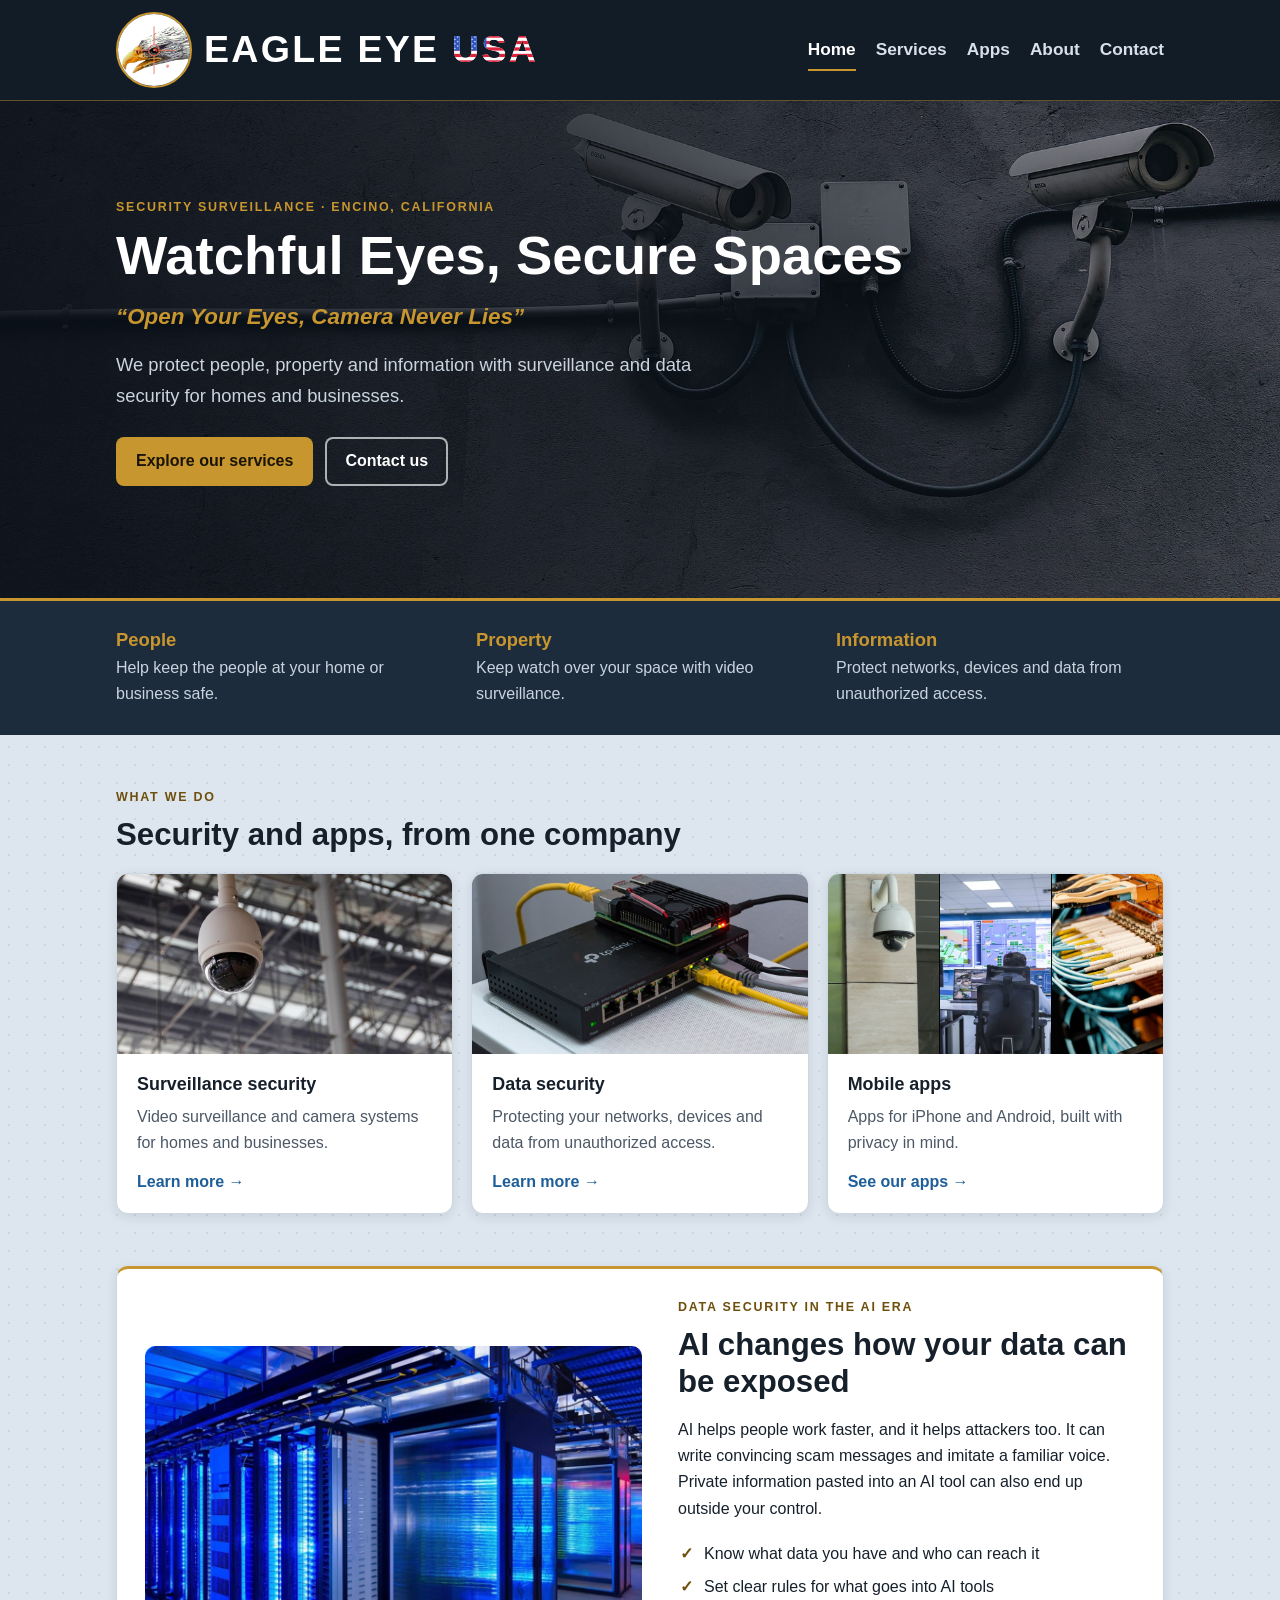
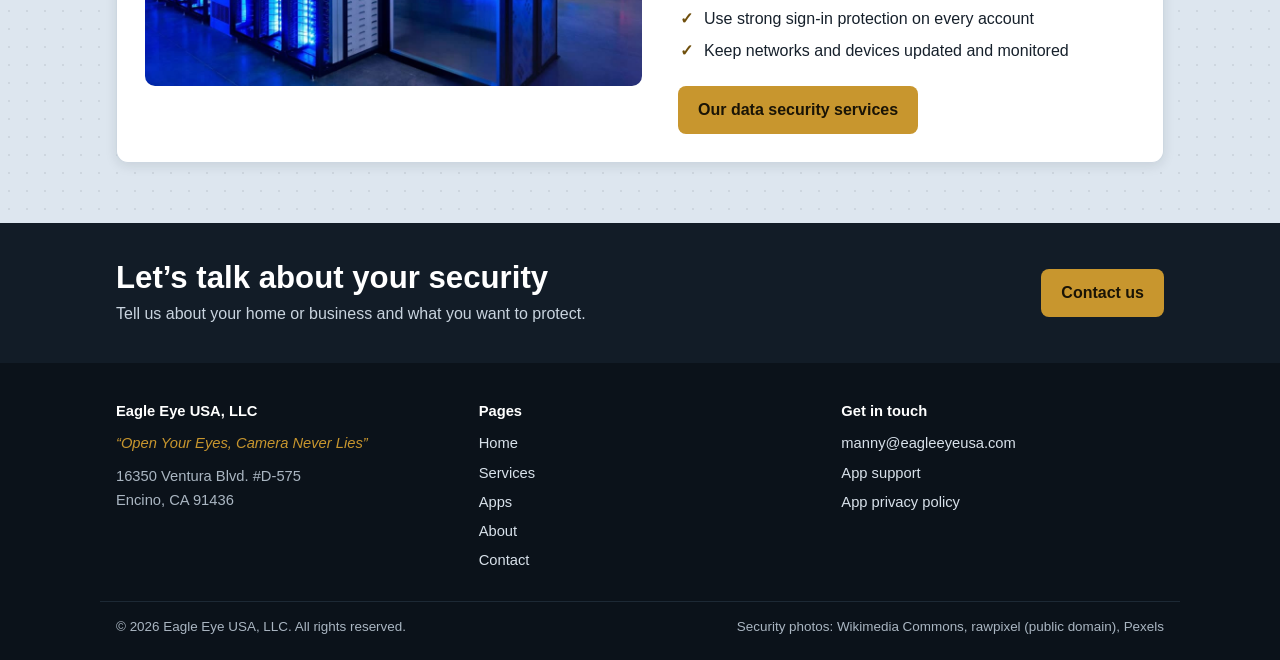
<file: index.html>
<!doctype html>
<html lang="en">
<head>
<meta charset="utf-8">
<meta name="viewport" content="width=device-width, initial-scale=1">
<title>Eagle Eye USA | Security Surveillance &amp; Mobile Apps</title>
<meta name="description" content="Eagle Eye USA, LLC: surveillance and data security for homes and businesses, plus mobile apps for iPhone and Android. Encino, California.">
<link rel="icon" href="img/logo.png">
<link rel="stylesheet" href="style.css?v=20261105c">
</head>
<body>
<header class="site-header">
  <div class="wrap bar">
    <a class="brand" href="./"><img class="logo" src="img/logo.png" alt="Eagle Eye USA logo" width="52" height="52"><span class="name">EAGLE EYE <span>USA</span></span></a>
    <nav aria-label="Main">
      <a href="./" aria-current="page">Home</a>
      <a href="services.html">Services</a>
      <a href="apps.html">Apps</a>
      <a href="about.html">About</a>
      <a href="contact.html">Contact</a>
    </nav>
  </div>
</header>

<section class="hero">
  <div class="wrap">
    <p class="eyebrow">Security surveillance · Encino, California</p>
    <h1>Watchful Eyes, Secure Spaces</h1>
    <p class="slogan">“Open Your Eyes, Camera Never Lies”</p>
    <p class="lede">We protect people, property and information with surveillance and data security for homes and businesses.</p>
    <div class="actions">
      <a class="button" href="services.html">Explore our services</a>
      <a class="button ghost" href="contact.html">Contact us</a>
    </div>
  </div>
</section>

<main>
  <section class="pillars">
    <div class="wrap pillar-grid">
      <div><h2>People</h2><p>Help keep the people at your home or business safe.</p></div>
      <div><h2>Property</h2><p>Keep watch over your space with video surveillance.</p></div>
      <div><h2>Information</h2><p>Protect networks, devices and data from unauthorized access.</p></div>
    </div>
  </section>

  <section class="wrap block">
    <p class="eyebrow">What we do</p>
    <h2>Security and apps, from one company</h2>
    <div class="tiles">
      <a class="tile" href="services.html#surveillance">
        <img class="crop-dome" src="img/surveillance.jpg" alt="White dome security camera hanging from the ceiling of a large building" width="960" height="640" loading="lazy">
        <h3>Surveillance security</h3>
        <p>Video surveillance and camera systems for homes and businesses.</p>
        <span class="more">Learn more</span>
      </a>
      <a class="tile" href="services.html#data">
        <img class="crop-network" src="img/logical.jpg" alt="Network switch with cables connected" width="960" height="638" loading="lazy">
        <h3>Data security</h3>
        <p>Protecting your networks, devices and data from unauthorized access.</p>
        <span class="more">Learn more</span>
      </a>
      <a class="tile" href="apps.html">
        <img src="img/mobile-tech.jpg" alt="A dome security camera, a monitoring control room, and network equipment with fiber cables" width="960" height="548" loading="lazy">
        <h3>Mobile apps</h3>
        <p>Apps for iPhone and Android, built with privacy in mind.</p>
        <span class="more">See our apps</span>
      </a>
    </div>
  </section>

  <section class="wrap block">
    <div class="feature">
      <img class="feature-photo" src="img/ai-data.jpg" alt="Rows of server cabinets lit in blue inside a data center" width="1280" height="720" loading="lazy">
      <div>
        <p class="eyebrow">Data security in the AI era</p>
        <h2>AI changes how your data can be exposed</h2>
        <p>AI helps people work faster, and it helps attackers too. It can write convincing scam messages and imitate a familiar voice. Private information pasted into an AI tool can also end up outside your control.</p>
        <ul class="checks">
          <li>Know what data you have and who can reach it</li>
          <li>Set clear rules for what goes into AI tools</li>
          <li>Use strong sign-in protection on every account</li>
          <li>Keep networks and devices updated and monitored</li>
        </ul>
        <p class="feature-action"><a class="button" href="services.html#data">Our data security services</a></p>
      </div>
    </div>
  </section>

  <section class="cta">
    <div class="wrap cta-inner">
      <div>
        <h2>Let’s talk about your security</h2>
        <p>Tell us about your home or business and what you want to protect.</p>
      </div>
      <a class="button" href="contact.html">Contact us</a>
    </div>
  </section>
</main>

<footer>
  <div class="wrap footer-grid">
    <div>
      <p class="footer-name">Eagle Eye USA, LLC</p>
      <p class="footer-slogan">“Open Your Eyes, Camera Never Lies”</p>
      <p>16350 Ventura Blvd. #D-575<br>Encino, CA 91436</p>
    </div>
    <div>
      <p class="footer-title">Pages</p>
      <div class="footer-links">
        <a href="./">Home</a>
        <a href="services.html">Services</a>
        <a href="apps.html">Apps</a>
        <a href="about.html">About</a>
        <a href="contact.html">Contact</a>
      </div>
    </div>
    <div>
      <p class="footer-title">Get in touch</p>
      <div class="footer-links">
        <a href="mailto:manny@eagleeyeusa.com">manny@eagleeyeusa.com</a>
        <a href="https://apps.eagleeyeusa.com/support.html">App support</a>
        <a href="https://apps.eagleeyeusa.com/privacy.html">App privacy policy</a>
      </div>
    </div>
  </div>
  <div class="wrap footer-base">
    <span>© 2026 Eagle Eye USA, LLC. All rights reserved.</span>
    <span>Security photos: Wikimedia Commons, rawpixel (public domain), Pexels</span>
  </div>
</footer>
</body>
</html>
</file>
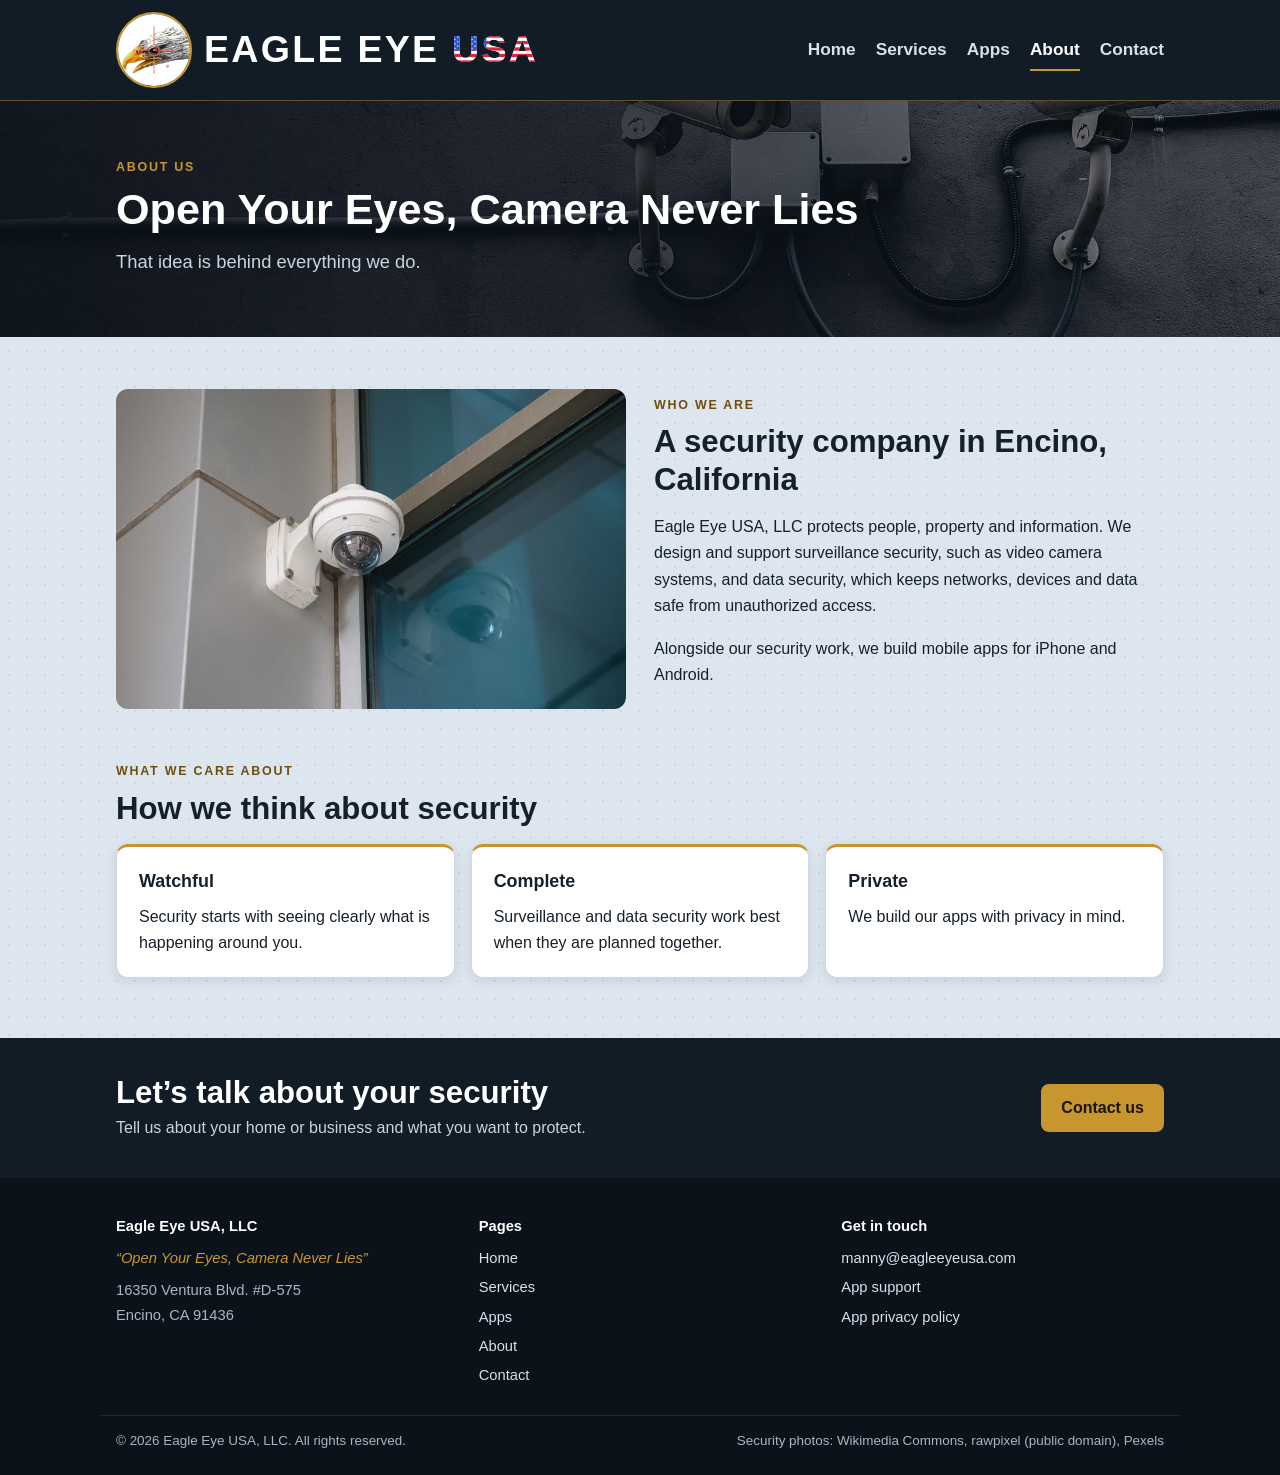
<file: about.html>
<!doctype html>
<html lang="en">
<head>
<meta charset="utf-8">
<meta name="viewport" content="width=device-width, initial-scale=1">
<title>About | Eagle Eye USA</title>
<meta name="description" content="Eagle Eye USA, LLC is a security company in Encino, California that protects people, property and information.">
<link rel="icon" href="img/logo.png">
<link rel="stylesheet" href="style.css?v=20261105c">
</head>
<body>
<header class="site-header">
  <div class="wrap bar">
    <a class="brand" href="./"><img class="logo" src="img/logo.png" alt="Eagle Eye USA logo" width="52" height="52"><span class="name">EAGLE EYE <span>USA</span></span></a>
    <nav aria-label="Main">
      <a href="./">Home</a>
      <a href="services.html">Services</a>
      <a href="apps.html">Apps</a>
      <a href="about.html" aria-current="page">About</a>
      <a href="contact.html">Contact</a>
    </nav>
  </div>
</header>

<section class="banner">
  <div class="wrap">
    <p class="eyebrow">About us</p>
    <h1>Open Your Eyes, Camera Never Lies</h1>
    <p class="lede">That idea is behind everything we do.</p>
  </div>
</section>

<main>
  <section class="wrap block">
    <div class="split">
      <img src="img/about.jpg" alt="White dome security camera on the corner of a modern glass building" width="960" height="640" loading="lazy">
      <div>
        <p class="eyebrow">Who we are</p>
        <h2>A security company in Encino, California</h2>
        <p>Eagle Eye USA, LLC protects people, property and information. We design and support surveillance security, such as video camera systems, and data security, which keeps networks, devices and data safe from unauthorized access.</p>
        <p>Alongside our security work, we build mobile apps for iPhone and Android.</p>
      </div>
    </div>
  </section>

  <section class="wrap block">
    <p class="eyebrow">What we care about</p>
    <h2>How we think about security</h2>
    <div class="soon-grid three">
      <div class="card"><h3>Watchful</h3><p>Security starts with seeing clearly what is happening around you.</p></div>
      <div class="card"><h3>Complete</h3><p>Surveillance and data security work best when they are planned together.</p></div>
      <div class="card"><h3>Private</h3><p>We build our apps with privacy in mind.</p></div>
    </div>
  </section>

  <section class="cta">
    <div class="wrap cta-inner">
      <div>
        <h2>Let’s talk about your security</h2>
        <p>Tell us about your home or business and what you want to protect.</p>
      </div>
      <a class="button" href="contact.html">Contact us</a>
    </div>
  </section>
</main>

<footer>
  <div class="wrap footer-grid">
    <div>
      <p class="footer-name">Eagle Eye USA, LLC</p>
      <p class="footer-slogan">“Open Your Eyes, Camera Never Lies”</p>
      <p>16350 Ventura Blvd. #D-575<br>Encino, CA 91436</p>
    </div>
    <div>
      <p class="footer-title">Pages</p>
      <div class="footer-links">
        <a href="./">Home</a>
        <a href="services.html">Services</a>
        <a href="apps.html">Apps</a>
        <a href="about.html">About</a>
        <a href="contact.html">Contact</a>
      </div>
    </div>
    <div>
      <p class="footer-title">Get in touch</p>
      <div class="footer-links">
        <a href="mailto:manny@eagleeyeusa.com">manny@eagleeyeusa.com</a>
        <a href="https://apps.eagleeyeusa.com/support.html">App support</a>
        <a href="https://apps.eagleeyeusa.com/privacy.html">App privacy policy</a>
      </div>
    </div>
  </div>
  <div class="wrap footer-base">
    <span>© 2026 Eagle Eye USA, LLC. All rights reserved.</span>
    <span>Security photos: Wikimedia Commons, rawpixel (public domain), Pexels</span>
  </div>
</footer>
</body>
</html>
</file>
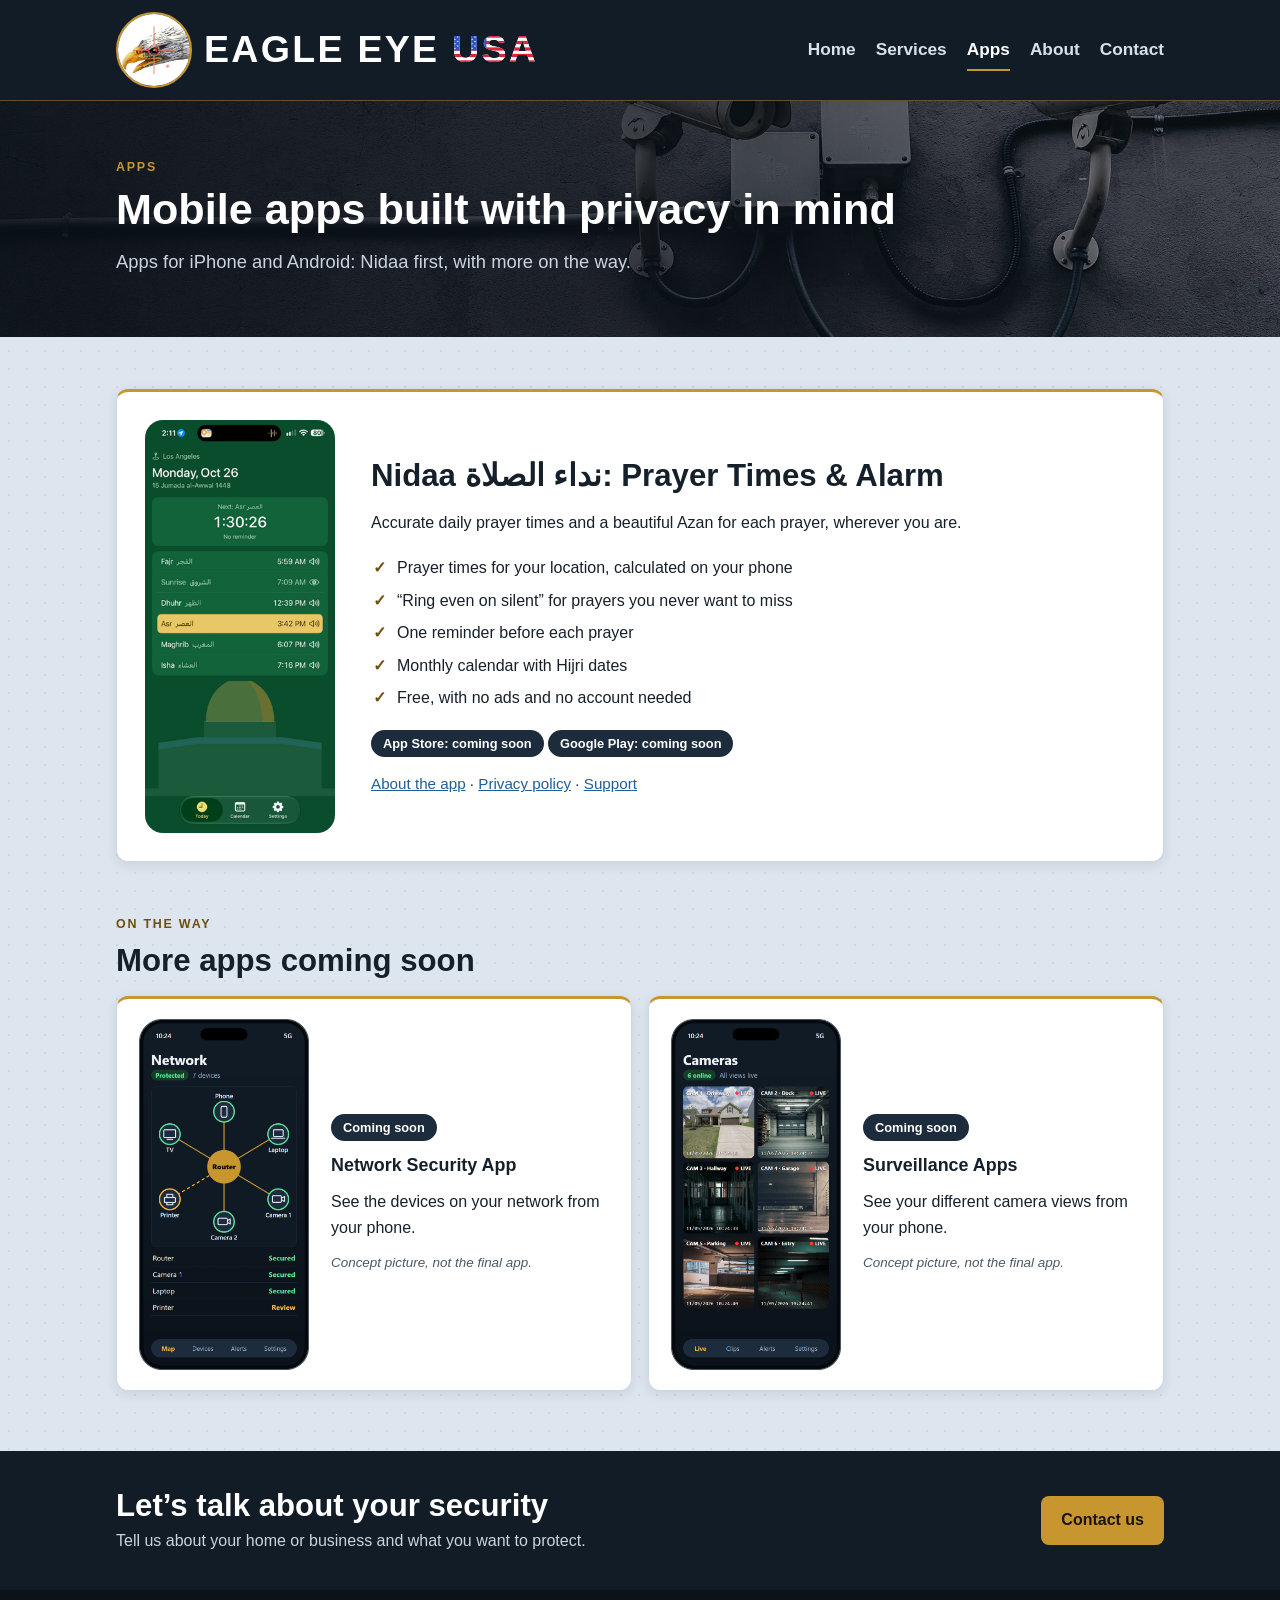
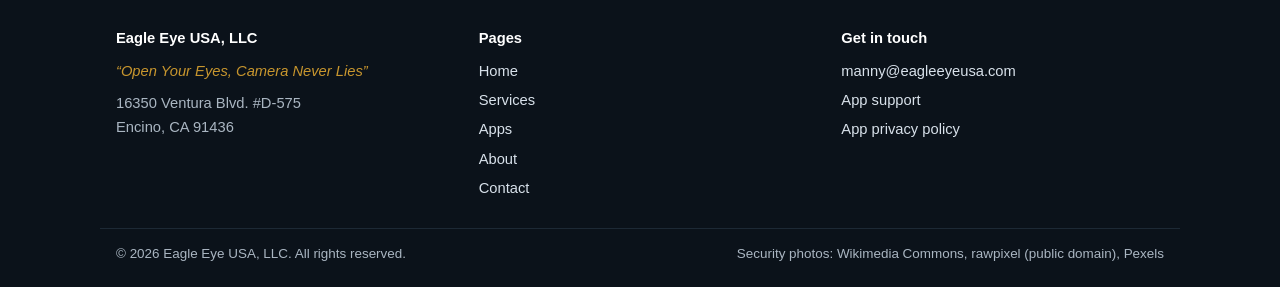
<file: apps.html>
<!doctype html>
<html lang="en">
<head>
<meta charset="utf-8">
<meta name="viewport" content="width=device-width, initial-scale=1">
<title>Apps | Eagle Eye USA</title>
<meta name="description" content="Mobile apps from Eagle Eye USA, LLC: the Nidaa prayer times app, with Network Security and Surveillance apps coming soon.">
<link rel="icon" href="img/logo.png">
<link rel="stylesheet" href="style.css?v=20261105c">
</head>
<body>
<header class="site-header">
  <div class="wrap bar">
    <a class="brand" href="./"><img class="logo" src="img/logo.png" alt="Eagle Eye USA logo" width="52" height="52"><span class="name">EAGLE EYE <span>USA</span></span></a>
    <nav aria-label="Main">
      <a href="./">Home</a>
      <a href="services.html">Services</a>
      <a href="apps.html" aria-current="page">Apps</a>
      <a href="about.html">About</a>
      <a href="contact.html">Contact</a>
    </nav>
  </div>
</header>

<section class="banner">
  <div class="wrap">
    <p class="eyebrow">Apps</p>
    <h1>Mobile apps built with privacy in mind</h1>
    <p class="lede">Apps for iPhone and Android: Nidaa first, with more on the way.</p>
  </div>
</section>

<main>
  <section class="wrap block">
    <div class="feature">
      <img class="phone" src="img/azan-app.png" alt="The Nidaa app's Today screen with prayer times" width="295" height="640" loading="lazy">
      <div>
        <h2>Nidaa <span lang="ar" dir="rtl">نداء الصلاة</span>: Prayer Times &amp; Alarm</h2>
        <p>Accurate daily prayer times and a beautiful Azan for each prayer, wherever you are.</p>
        <ul class="checks">
          <li>Prayer times for your location, calculated on your phone</li>
          <li>“Ring even on silent” for prayers you never want to miss</li>
          <li>One reminder before each prayer</li>
          <li>Monthly calendar with Hijri dates</li>
          <li>Free, with no ads and no account needed</li>
        </ul>
        <p class="badges"><span class="badge">App Store: coming soon</span> <span class="badge">Google Play: coming soon</span></p>
        <p class="links"><a href="https://apps.eagleeyeusa.com">About the app</a> · <a href="https://apps.eagleeyeusa.com/privacy.html">Privacy policy</a> · <a href="https://apps.eagleeyeusa.com/support.html">Support</a></p>
      </div>
    </div>
  </section>

  <section class="wrap block">
    <p class="eyebrow">On the way</p>
    <h2>More apps coming soon</h2>
    <div class="soon-grid">
      <div class="card app-soon">
        <img src="img/app-network.png" alt="A phone showing a map of the devices on a network" width="620" height="1280" loading="lazy">
        <div><span class="badge">Coming soon</span><h3>Network Security App</h3><p>See the devices on your network from your phone.</p><p class="concept">Concept picture, not the final app.</p></div>
      </div>
      <div class="card app-soon">
        <img src="img/app-surveillance.png" alt="A phone showing six different security camera views" width="620" height="1280" loading="lazy">
        <div><span class="badge">Coming soon</span><h3>Surveillance Apps</h3><p>See your different camera views from your phone.</p><p class="concept">Concept picture, not the final app.</p></div>
      </div>
    </div>
  </section>

  <section class="cta">
    <div class="wrap cta-inner">
      <div>
        <h2>Let’s talk about your security</h2>
        <p>Tell us about your home or business and what you want to protect.</p>
      </div>
      <a class="button" href="contact.html">Contact us</a>
    </div>
  </section>
</main>

<footer>
  <div class="wrap footer-grid">
    <div>
      <p class="footer-name">Eagle Eye USA, LLC</p>
      <p class="footer-slogan">“Open Your Eyes, Camera Never Lies”</p>
      <p>16350 Ventura Blvd. #D-575<br>Encino, CA 91436</p>
    </div>
    <div>
      <p class="footer-title">Pages</p>
      <div class="footer-links">
        <a href="./">Home</a>
        <a href="services.html">Services</a>
        <a href="apps.html">Apps</a>
        <a href="about.html">About</a>
        <a href="contact.html">Contact</a>
      </div>
    </div>
    <div>
      <p class="footer-title">Get in touch</p>
      <div class="footer-links">
        <a href="mailto:manny@eagleeyeusa.com">manny@eagleeyeusa.com</a>
        <a href="https://apps.eagleeyeusa.com/support.html">App support</a>
        <a href="https://apps.eagleeyeusa.com/privacy.html">App privacy policy</a>
      </div>
    </div>
  </div>
  <div class="wrap footer-base">
    <span>© 2026 Eagle Eye USA, LLC. All rights reserved.</span>
    <span>Security photos: Wikimedia Commons, rawpixel (public domain), Pexels</span>
  </div>
</footer>
</body>
</html>
</file>
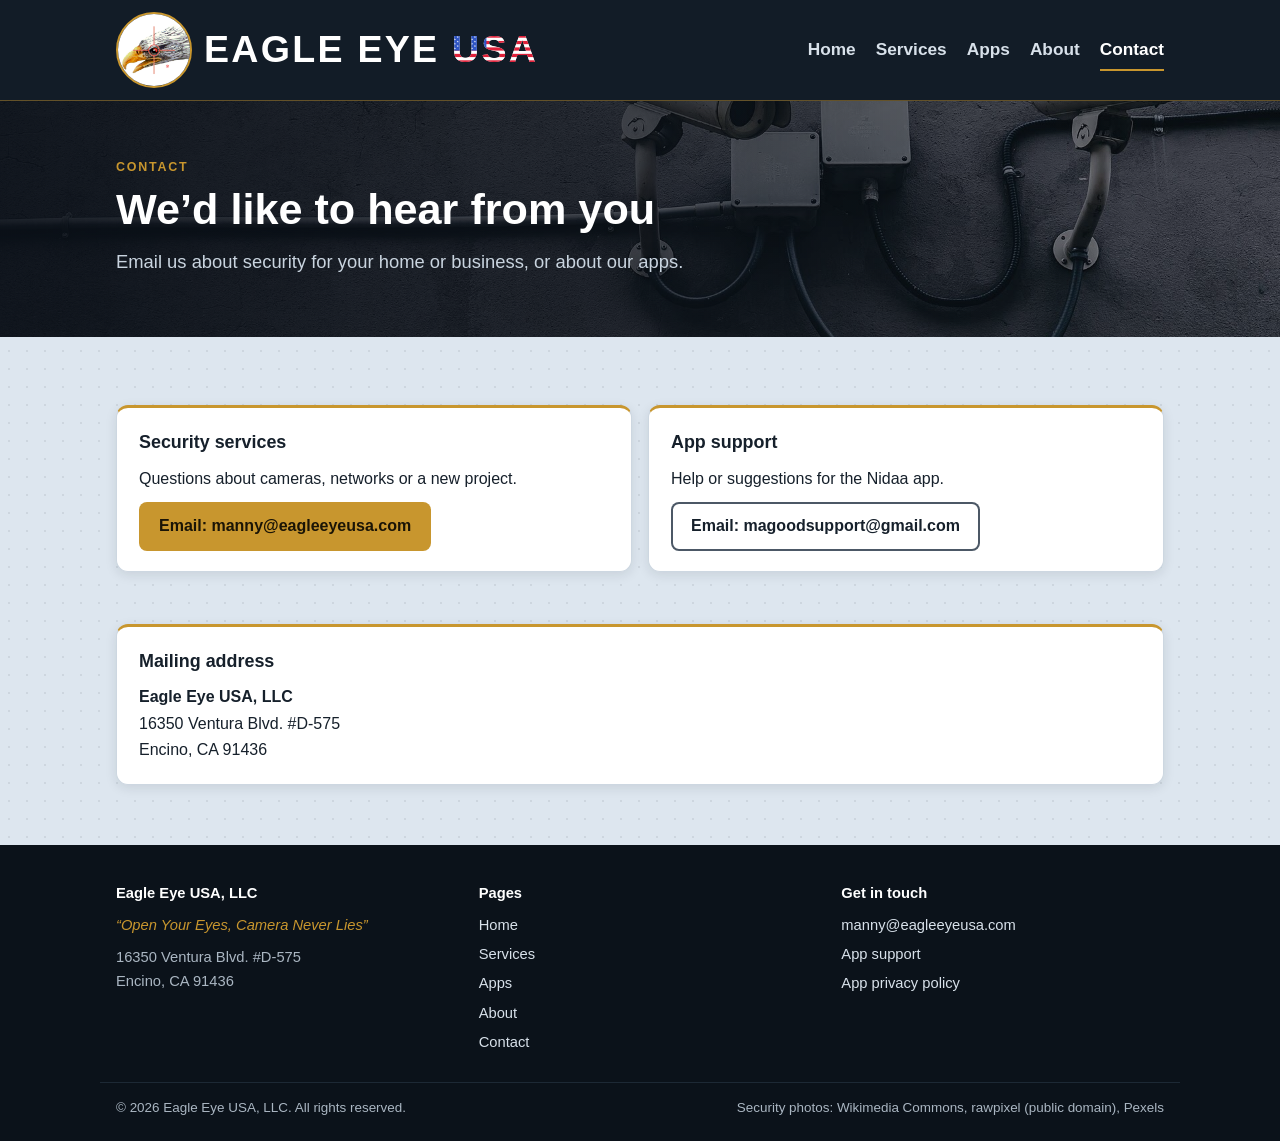
<file: contact.html>
<!doctype html>
<html lang="en">
<head>
<meta charset="utf-8">
<meta name="viewport" content="width=device-width, initial-scale=1">
<title>Contact | Eagle Eye USA</title>
<meta name="description" content="Contact Eagle Eye USA, LLC in Encino, California.">
<link rel="icon" href="img/logo.png">
<link rel="stylesheet" href="style.css?v=20261105c">
</head>
<body>
<header class="site-header">
  <div class="wrap bar">
    <a class="brand" href="./"><img class="logo" src="img/logo.png" alt="Eagle Eye USA logo" width="52" height="52"><span class="name">EAGLE EYE <span>USA</span></span></a>
    <nav aria-label="Main">
      <a href="./">Home</a>
      <a href="services.html">Services</a>
      <a href="apps.html">Apps</a>
      <a href="about.html">About</a>
      <a href="contact.html" aria-current="page">Contact</a>
    </nav>
  </div>
</header>

<section class="banner">
  <div class="wrap">
    <p class="eyebrow">Contact</p>
    <h1>We’d like to hear from you</h1>
    <p class="lede">Email us about security for your home or business, or about our apps.</p>
  </div>
</section>

<main>
  <section class="wrap block">
    <div class="soon-grid">
      <div class="card">
        <h3>Security services</h3>
        <p>Questions about cameras, networks or a new project.</p>
        <p><a class="button" href="mailto:manny@eagleeyeusa.com">Email: manny@eagleeyeusa.com</a></p>
      </div>
      <div class="card">
        <h3>App support</h3>
        <p>Help or suggestions for the Nidaa app.</p>
        <p><a class="button ghost-dark" href="mailto:magoodsupport@gmail.com">Email: magoodsupport@gmail.com</a></p>
      </div>
    </div>
  </section>

  <section class="wrap block">
    <div class="card">
      <h3>Mailing address</h3>
      <p><strong>Eagle Eye USA, LLC</strong><br>16350 Ventura Blvd. #D-575<br>Encino, CA 91436</p>
    </div>
  </section>
</main>

<footer>
  <div class="wrap footer-grid">
    <div>
      <p class="footer-name">Eagle Eye USA, LLC</p>
      <p class="footer-slogan">“Open Your Eyes, Camera Never Lies”</p>
      <p>16350 Ventura Blvd. #D-575<br>Encino, CA 91436</p>
    </div>
    <div>
      <p class="footer-title">Pages</p>
      <div class="footer-links">
        <a href="./">Home</a>
        <a href="services.html">Services</a>
        <a href="apps.html">Apps</a>
        <a href="about.html">About</a>
        <a href="contact.html">Contact</a>
      </div>
    </div>
    <div>
      <p class="footer-title">Get in touch</p>
      <div class="footer-links">
        <a href="mailto:manny@eagleeyeusa.com">manny@eagleeyeusa.com</a>
        <a href="https://apps.eagleeyeusa.com/support.html">App support</a>
        <a href="https://apps.eagleeyeusa.com/privacy.html">App privacy policy</a>
      </div>
    </div>
  </div>
  <div class="wrap footer-base">
    <span>© 2026 Eagle Eye USA, LLC. All rights reserved.</span>
    <span>Security photos: Wikimedia Commons, rawpixel (public domain), Pexels</span>
  </div>
</footer>
</body>
</html>
</file>
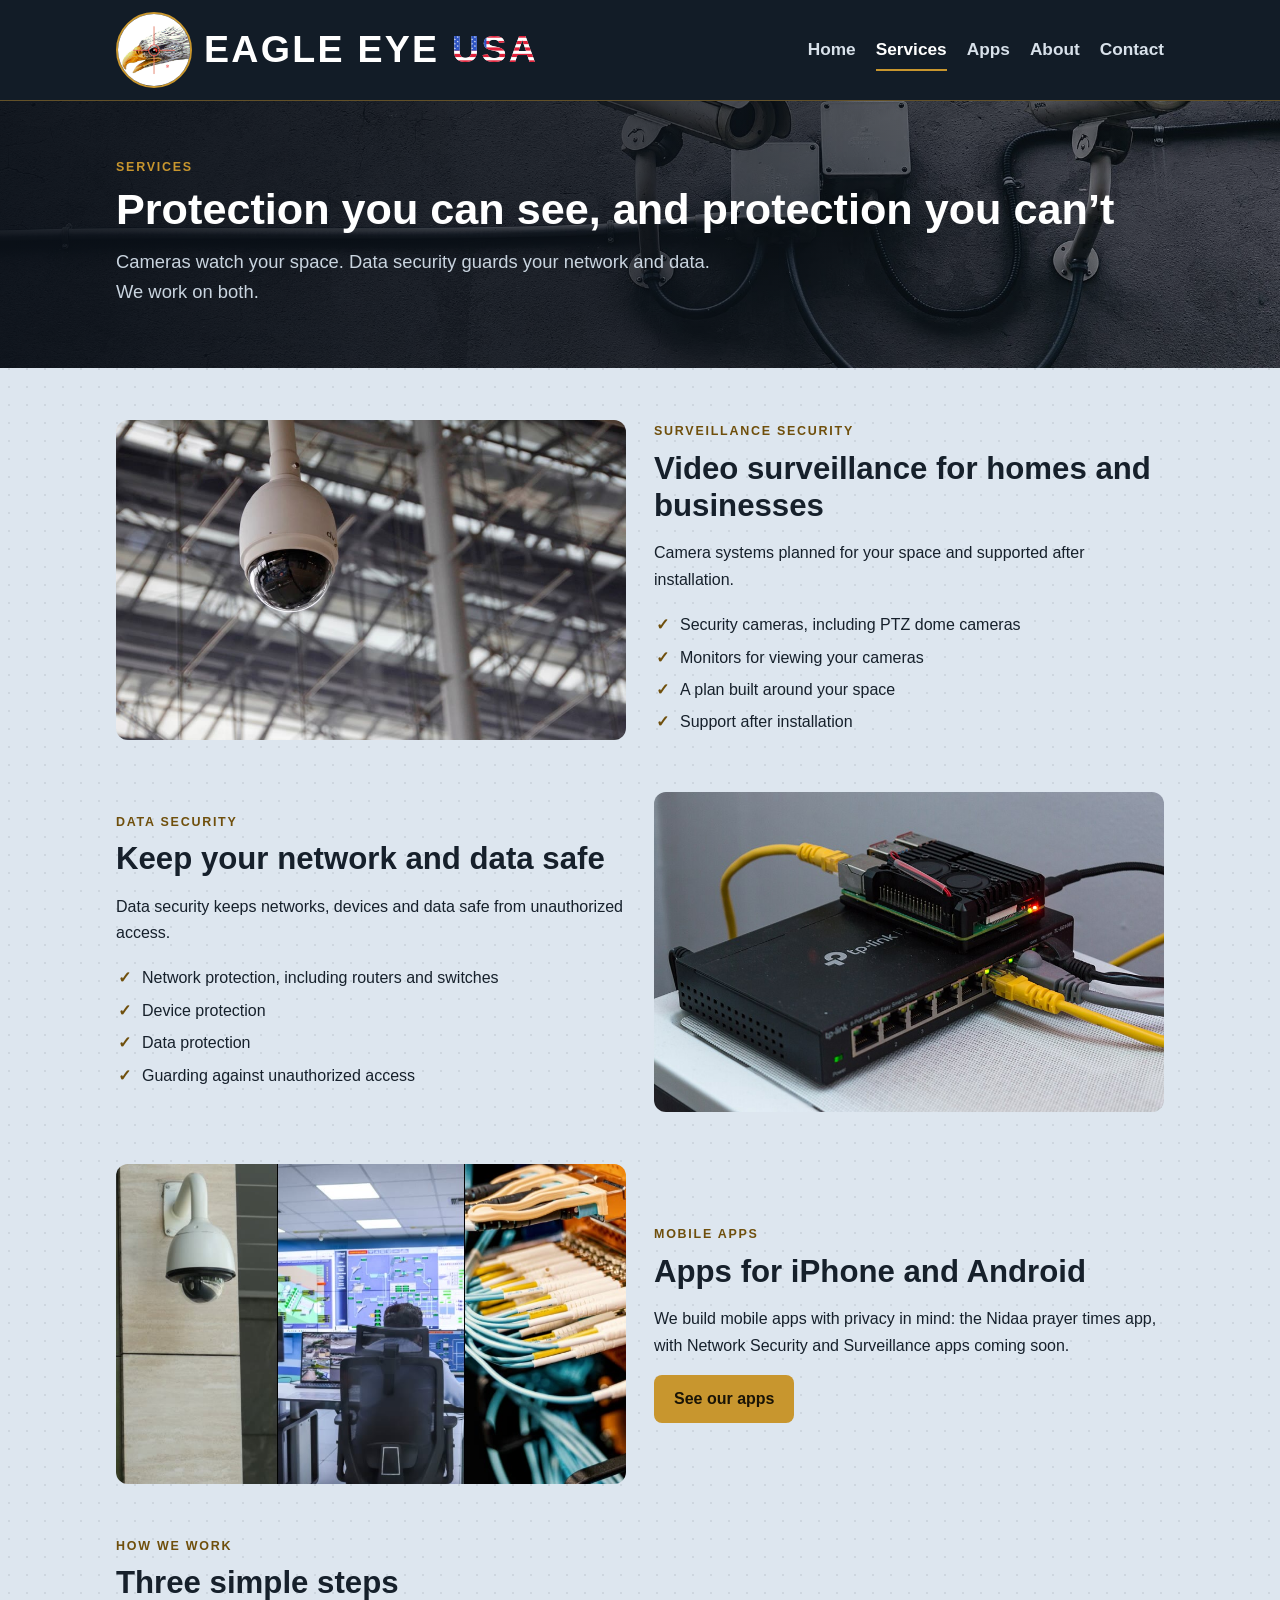
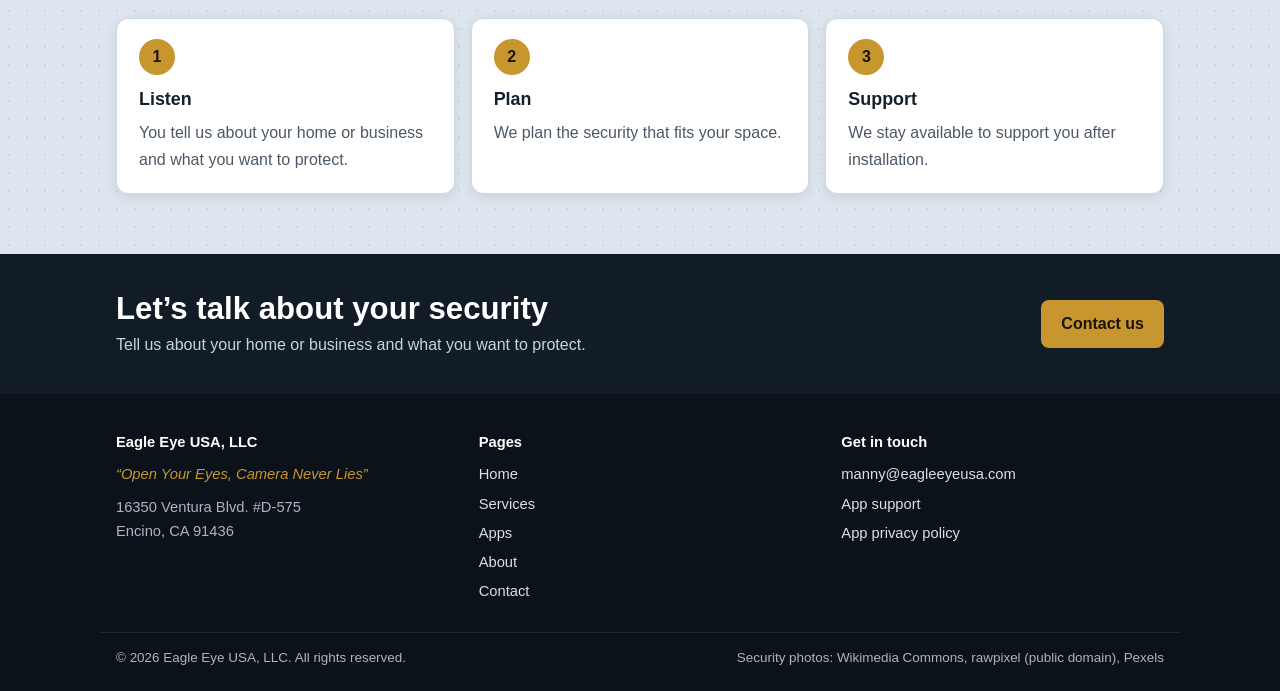
<file: services.html>
<!doctype html>
<html lang="en">
<head>
<meta charset="utf-8">
<meta name="viewport" content="width=device-width, initial-scale=1">
<title>Services | Eagle Eye USA</title>
<meta name="description" content="Surveillance security, data security and mobile apps from Eagle Eye USA, LLC in Encino, California.">
<link rel="icon" href="img/logo.png">
<link rel="stylesheet" href="style.css?v=20261105c">
</head>
<body>
<header class="site-header">
  <div class="wrap bar">
    <a class="brand" href="./"><img class="logo" src="img/logo.png" alt="Eagle Eye USA logo" width="52" height="52"><span class="name">EAGLE EYE <span>USA</span></span></a>
    <nav aria-label="Main">
      <a href="./">Home</a>
      <a href="services.html" aria-current="page">Services</a>
      <a href="apps.html">Apps</a>
      <a href="about.html">About</a>
      <a href="contact.html">Contact</a>
    </nav>
  </div>
</header>

<section class="banner">
  <div class="wrap">
    <p class="eyebrow">Services</p>
    <h1>Protection you can see, and protection you can’t</h1>
    <p class="lede">Cameras watch your space. Data security guards your network and data. We work on both.</p>
  </div>
</section>

<main>
  <section id="surveillance" class="wrap block">
    <div class="split">
      <img class="crop-dome" src="img/surveillance.jpg" alt="White dome security camera hanging from the ceiling of a large building" width="960" height="640" loading="lazy">
      <div>
        <p class="eyebrow">Surveillance security</p>
        <h2>Video surveillance for homes and businesses</h2>
        <p>Camera systems planned for your space and supported after installation.</p>
        <ul class="checks">
          <li>Security cameras, including PTZ dome cameras</li>
          <li>Monitors for viewing your cameras</li>
          <li>A plan built around your space</li>
          <li>Support after installation</li>
        </ul>
      </div>
    </div>
  </section>

  <section id="data" class="wrap block">
    <div class="split reverse">
      <img class="crop-network" src="img/logical.jpg" alt="Network switch with cables connected" width="960" height="638" loading="lazy">
      <div>
        <p class="eyebrow">Data security</p>
        <h2>Keep your network and data safe</h2>
        <p>Data security keeps networks, devices and data safe from unauthorized access.</p>
        <ul class="checks">
          <li>Network protection, including routers and switches</li>
          <li>Device protection</li>
          <li>Data protection</li>
          <li>Guarding against unauthorized access</li>
        </ul>
      </div>
    </div>
  </section>

  <section id="mobile" class="wrap block">
    <div class="split">
      <img src="img/mobile-tech.jpg" alt="A dome security camera, a monitoring control room, and network equipment with fiber cables" width="960" height="548" loading="lazy">
      <div>
        <p class="eyebrow">Mobile apps</p>
        <h2>Apps for iPhone and Android</h2>
        <p>We build mobile apps with privacy in mind: the Nidaa prayer times app, with Network Security and Surveillance apps coming soon.</p>
        <a class="button" href="apps.html">See our apps</a>
      </div>
    </div>
  </section>

  <section class="wrap block">
    <p class="eyebrow">How we work</p>
    <h2>Three simple steps</h2>
    <ol class="steps">
      <li><h3>Listen</h3><p>You tell us about your home or business and what you want to protect.</p></li>
      <li><h3>Plan</h3><p>We plan the security that fits your space.</p></li>
      <li><h3>Support</h3><p>We stay available to support you after installation.</p></li>
    </ol>
  </section>

  <section class="cta">
    <div class="wrap cta-inner">
      <div>
        <h2>Let’s talk about your security</h2>
        <p>Tell us about your home or business and what you want to protect.</p>
      </div>
      <a class="button" href="contact.html">Contact us</a>
    </div>
  </section>
</main>

<footer>
  <div class="wrap footer-grid">
    <div>
      <p class="footer-name">Eagle Eye USA, LLC</p>
      <p class="footer-slogan">“Open Your Eyes, Camera Never Lies”</p>
      <p>16350 Ventura Blvd. #D-575<br>Encino, CA 91436</p>
    </div>
    <div>
      <p class="footer-title">Pages</p>
      <div class="footer-links">
        <a href="./">Home</a>
        <a href="services.html">Services</a>
        <a href="apps.html">Apps</a>
        <a href="about.html">About</a>
        <a href="contact.html">Contact</a>
      </div>
    </div>
    <div>
      <p class="footer-title">Get in touch</p>
      <div class="footer-links">
        <a href="mailto:manny@eagleeyeusa.com">manny@eagleeyeusa.com</a>
        <a href="https://apps.eagleeyeusa.com/support.html">App support</a>
        <a href="https://apps.eagleeyeusa.com/privacy.html">App privacy policy</a>
      </div>
    </div>
  </div>
  <div class="wrap footer-base">
    <span>© 2026 Eagle Eye USA, LLC. All rights reserved.</span>
    <span>Security photos: Wikimedia Commons, rawpixel (public domain), Pexels</span>
  </div>
</footer>
</body>
</html>
</file>
<file: style.css>
/* eagleeyeusa.com: five pages, dark steel header with a gold accent, light reading sections. */
:root {
  --bg: #dde6ef;
  --dots: rgba(18,28,39,.08);
  --shadow: 0 3px 12px rgba(18,28,39,.10);
  --paper: #ffffff;
  --ink: #16202b;
  --muted: #4c5866;
  --line: #cdd7e1;
  --steel: #121c27;
  --steel-2: #1d2c3c;
  --gold: #c8962e;
  --gold-text: #6f4f0c;
  --link: #1f5f99;
}
@media (prefers-color-scheme: dark) {
  :root { --bg: #0d141c; --dots: rgba(255,255,255,.05); --shadow: 0 3px 12px rgba(0,0,0,.35); --paper: #15202b; --ink: #e5ebf1; --muted: #9aa8b6; --line: #263545; --gold-text: #d9a93f; --link: #7fb5e6; }
}
* { box-sizing: border-box; }
html { scroll-behavior: smooth; scroll-padding-top: 116px; }
/* Soft steel blue with a faint dot texture; white cards sit on top */
body { margin: 0; background: radial-gradient(var(--dots) 1px, transparent 1.3px) 0 0 / 18px 18px, var(--bg); color: var(--ink); font: 16px/1.65 -apple-system, "Segoe UI", Roboto, Helvetica, Arial, sans-serif; }
.wrap { max-width: 1080px; margin: 0 auto; padding-inline: 16px; }
a { color: var(--link); }
img { max-width: 100%; }
p { max-width: 70ch; }
h2 { font-size: clamp(1.45rem, 3.4vw, 1.95rem); line-height: 1.2; margin: 0 0 12px; }
h3 { font-size: 1.12rem; margin: 0 0 6px; }

/* Header stays on screen while scrolling */
.site-header { position: sticky; top: 0; z-index: 10; background: var(--steel); color: #fff; border-bottom: 1px solid rgba(200,150,46,.45); }
.bar { display: flex; align-items: center; justify-content: space-between; gap: 8px 16px; padding-block: 12px; flex-wrap: wrap; }
.brand { display: inline-flex; align-items: center; gap: 12px; color: #fff; text-decoration: none; font-size: clamp(1.5rem, 3.6vw, 2.35rem); line-height: 1.1; font-weight: 900; letter-spacing: .06em; white-space: nowrap; }
.logo { width: 76px; height: 76px; border-radius: 50%; background: #fff; border: 2px solid var(--gold); object-fit: cover; flex: none; }
/* USA filled with the flag */
.brand .name span { background: url("img/flag.svg") center / 100% 100% no-repeat; -webkit-background-clip: text; background-clip: text; color: transparent; -webkit-text-fill-color: transparent; filter: drop-shadow(0 0 .6px rgba(255,255,255,.9)); }
nav { display: flex; gap: 2px 20px; flex-wrap: wrap; }
nav a { color: #d8e1ea; text-decoration: none; font-size: 1.08rem; font-weight: 600; padding: 6px 0; border-bottom: 2px solid transparent; }
nav a:hover { color: #fff; border-bottom-color: rgba(255,255,255,.5); }
nav a[aria-current="page"] { color: #fff; border-bottom-color: var(--gold); }

/* Hero photo (two cameras on a dark wall) under a dark overlay so the text stays readable */
.hero, .banner {
  background:
    linear-gradient(90deg, rgba(10,16,24,.92) 0%, rgba(10,16,24,.75) 45%, rgba(10,16,24,.35) 100%),
    url("img/hero.jpg") center 35% / cover no-repeat,
    var(--steel);
  color: #fff;
}
.hero { padding-block: 96px 112px; }
.banner { padding-block: 56px 60px; }
.eyebrow { color: var(--gold-text); text-transform: uppercase; letter-spacing: .14em; font-size: .78rem; font-weight: 700; margin: 0 0 8px; }
.hero .eyebrow, .banner .eyebrow { color: var(--gold); }
h1 { font-size: clamp(2rem, 6vw, 3.4rem); line-height: 1.1; margin: 0 0 14px; }
.banner h1 { font-size: clamp(1.8rem, 4.6vw, 2.7rem); }
.slogan { color: var(--gold); font-size: clamp(1.1rem, 2.6vw, 1.4rem); font-style: italic; font-weight: 600; margin: 0 0 14px; }
.lede { font-size: 1.15rem; color: #c9d4df; max-width: 60ch; margin: 0; }
.actions { display: flex; gap: 12px; flex-wrap: wrap; margin-top: 26px; }
.button { display: inline-block; background: var(--gold); color: #1a1406; padding: 11px 20px; border-radius: 8px; text-decoration: none; font-weight: 700; overflow-wrap: anywhere; }
.button:hover { background: #dcaa41; }
.button.ghost { background: transparent; color: #fff; box-shadow: inset 0 0 0 2px rgba(255,255,255,.65); }
.button.ghost:hover { background: rgba(255,255,255,.12); }
.button.ghost-dark { background: transparent; color: var(--ink); box-shadow: inset 0 0 0 2px var(--muted); }

/* Gold-topped strip under the home hero */
.pillars { background: var(--steel-2); color: #fff; border-top: 3px solid var(--gold); }
.pillar-grid { display: grid; gap: 22px 32px; grid-template-columns: repeat(auto-fit, minmax(230px, 1fr)); padding-block: 28px; }
.pillars h2 { font-size: 1.15rem; color: var(--gold); margin: 0 0 4px; }
.pillars p { margin: 0; color: #c9d4df; }

.block { padding-block: 52px 0; }
.tiles { display: grid; gap: 18px; grid-template-columns: repeat(auto-fit, minmax(260px, 1fr)); margin-top: 20px; }
.tile, .feature, .card, .steps li { box-shadow: var(--shadow); }
.tile { display: flex; flex-direction: column; background: var(--paper); border: 1px solid var(--line); border-radius: 12px; overflow: hidden; color: var(--ink); text-decoration: none; transition: transform .15s ease, box-shadow .15s ease; }
.tile:hover { transform: translateY(-3px); box-shadow: 0 10px 26px rgba(10,20,30,.16); }
.tile img { display: block; width: 100%; height: 180px; object-fit: cover; }
.tile h3 { margin: 16px 20px 4px; }
.tile p { margin: 0 20px 12px; color: var(--muted); }
.more { margin: auto 20px 18px; color: var(--link); font-weight: 700; }
.more::after { content: " →"; }
img.crop-network { object-fit: cover; object-position: 85% 85%; }

/* Photo beside text; stacks on phones */
.split { display: grid; gap: 28px; align-items: center; grid-template-columns: repeat(auto-fit, minmax(290px, 1fr)); }
.split > img { display: block; width: 100%; height: 320px; object-fit: cover; border-radius: 12px; }
.split.reverse > img { order: 2; }
.checks { list-style: none; margin: 14px 0 0; padding: 0; }
.checks li { position: relative; padding: 3px 0 3px 26px; }
.checks li::before { content: "✓"; position: absolute; left: 2px; color: var(--gold-text); font-weight: 800; }

.feature { display: flex; align-items: center; gap: 36px; flex-wrap: wrap; background: var(--paper); border: 1px solid var(--line); border-top: 3px solid var(--gold); border-radius: 12px; padding: 28px; }
.feature > div { flex: 1 1 280px; }
.feature-photo { flex: 1 1 320px; min-width: 0; width: 100%; height: 340px; object-fit: cover; border-radius: 10px; }
.feature-action { margin: 18px 0 0; }
.phone { width: 190px; height: auto; border-radius: 18px; flex: none; margin-inline: auto; }
.badges { margin: 16px 0 8px; }
.badge { display: inline-block; background: var(--steel-2); color: #fff; font-size: .8rem; font-weight: 600; border-radius: 999px; padding: 3px 12px; margin-bottom: 6px; }
.links { font-size: .95rem; margin: 0; }

.card { background: var(--paper); border: 1px solid var(--line); border-top: 3px solid var(--gold); border-radius: 12px; padding: 20px 22px; }
.card p { margin: 0 0 10px; }
.card p:last-child { margin-bottom: 0; }
.card h3 { margin-bottom: 8px; }
.card .badge { margin-bottom: 10px; }
.soon-grid { display: grid; gap: 16px; grid-template-columns: repeat(auto-fit, minmax(270px, 1fr)); margin-top: 16px; }

.steps { list-style: none; counter-reset: step; display: grid; gap: 16px; grid-template-columns: repeat(auto-fit, minmax(240px, 1fr)); margin: 16px 0 0; padding: 0; }
.steps li { counter-increment: step; background: var(--paper); border: 1px solid var(--line); border-radius: 12px; padding: 20px 22px; }
.steps li::before { content: counter(step); display: grid; place-items: center; width: 36px; height: 36px; border-radius: 50%; background: var(--gold); color: #1a1406; font-weight: 800; margin-bottom: 10px; }
.steps p { margin: 0; color: var(--muted); }

.cta { background: var(--steel); color: #fff; margin-top: 60px; }
.cta-inner { display: flex; align-items: center; justify-content: space-between; gap: 18px 32px; flex-wrap: wrap; padding-block: 36px; }
.cta h2 { margin: 0 0 4px; }
.cta p { margin: 0; color: #c9d4df; }

footer { background: #0b121a; color: #aab6c2; font-size: .92rem; margin-top: 60px; }
.cta + footer, main:has(> .cta:last-child) + footer { margin-top: 0; }
footer a { color: #d8e1ea; text-decoration: none; overflow-wrap: anywhere; }
footer a:hover { color: #fff; text-decoration: underline; }
footer p { margin: 0 0 8px; }
.footer-grid { display: grid; gap: 26px 40px; grid-template-columns: repeat(auto-fit, minmax(210px, 1fr)); padding-block: 36px 28px; }
.footer-name { color: #fff; font-weight: 700; }
.footer-slogan { color: var(--gold); font-style: italic; }
.footer-title { color: #fff; font-weight: 700; }
.footer-links { display: flex; flex-direction: column; gap: 5px; }
.footer-base { display: flex; justify-content: space-between; gap: 6px 18px; flex-wrap: wrap; padding-block: 14px 22px; border-top: 1px solid #1d2935; font-size: .84rem; }

@media (max-width: 640px) {
  .site-header { position: static; }
  .logo { width: 54px; height: 54px; }
  .hero { padding-block: 60px 68px; }
  .banner { padding-block: 40px 44px; }
  .block { padding-block: 38px 0; }
  .split > img { height: 230px; }
  .split.reverse > img { order: 0; }
  .feature { padding: 22px 18px; }
  .feature-photo { height: 210px; flex-basis: 100%; }
}

/* Coming-soon apps: phone picture beside the text */
.app-soon { display: flex; align-items: center; gap: 22px; flex-wrap: wrap; }
.app-soon img { width: 170px; height: auto; flex: none; margin-inline: auto; }
.app-soon > div { flex: 1 1 180px; }
.concept { color: var(--muted); font-size: .84rem; font-style: italic; }
img.crop-dome { object-position: 50% 25%; }
</file>
